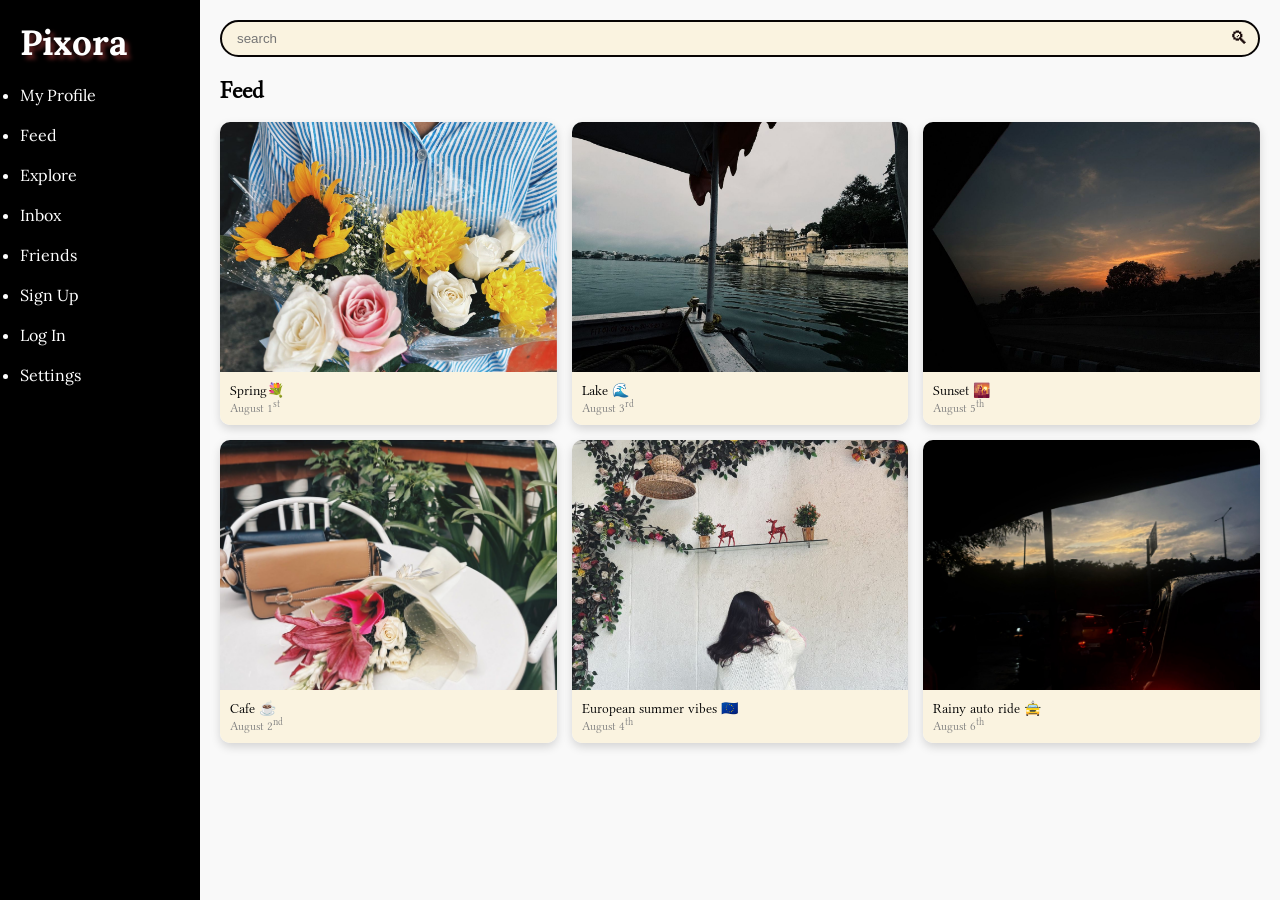
<file: index.html>
<!DOCTYPE html>
<html lang="en">
<head>
  <meta charset="UTF-8">
  <meta name="viewport" content="width=device-width, initial-scale=1.0">
  <title>Pixora</title>
  <link href="https://fonts.googleapis.com/css2?family=Lora:ital,wght@0,400..700;1,400..700&display=swap" rel="stylesheet">
  <link href="https://fonts.googleapis.com/css2?family=Libertinus+Serif+Display&family=Press+Start+2P&display=swap" rel="stylesheet">
  <style>
    * {
      margin: 0;
      padding: 0;
      box-sizing: border-box;
    }

    body {
      background-color: rgb(232, 188, 140);
      color: rgb(0, 0, 0);
      font-family: "Libertinus Serif Display", sans-serif;
    }

    .searchprofile {
      display: flex;
      align-items: center;
      border: 2px solid #070404;
      border-radius: 20px;
      padding: 4px 10px;
      background: #FAF3E0;
      margin-bottom: 20px;
    }

    .searchprofile input {
      border: none;
      outline: none;
      padding: 5px;
      background: #FAF3E0;
      color: #160606;
      flex: 1;
    }

    button {
      border: none;
      outline: none;
      background: #FAF3E0;
      color: #160606;
      cursor: pointer;
      margin-left: 5px;
      font-size: 18px;
    }

    .logo {
      margin: 0;
      font-size: 35px;
      text-shadow: 4px 4px 4px rgb(93, 33, 33);
    }

    header {
      display: flex;
      justify-content: space-between;
      align-items: center;
      padding: 10px 20px;
    }

    .container {
      display: flex;
      height: 100vh;
    }

    .sidebar {
      background: black;
      color: white;
      font-family: "Lora", sans-serif;
      width: 200px;
      height: 100vh;
      padding: 20px;
      display: flex;
      flex-direction: column;
    }

    .sidebar a{
      color: white;
      text-decoration: none;
      margin: 10px 0;
      transition: 0.2s;
    }
    .sidebar a:visited{
        color:#f9f9f9;

    }

    .sidebar a:hover {
      color: hotpink;
    }

    /* Main content */
    .content {
      flex: 1;
      padding: 20px;
      background: #f9f9f9;
      overflow-y: auto;
    }

    /* Masonry grid */
    .grid {
      column-count: 3;
      column-gap: 15px;
    }

    .grid figure {
      background: #fff;
      margin: 0 0 15px;
      border-radius: 10px;
      box-shadow: 0 4px 10px rgba(0, 0, 0, 0.15);
      overflow: hidden;
      break-inside: avoid;
      transition: transform 0.2s;
    }

    .grid figure:hover {
      transform: translateY(-5px);
    }

    .grid img {
      width: 100%;
      max-height: 250px;
      object-fit: cover;
      display: block;
    }

    .grid figcaption {
      padding: 10px;
      font-size: 14px;
      background: #FAF3E0;
    }

    .grid small {
      color: gray;
    }
  </style>
</head>
<body>
  <div class="container">
    <aside class="sidebar">
      <h1 class="logo">Pixora</h1>
      <br>
      <nav>
        <ul>
          <li><a href="#myprofile">My Profile</a></li>
          <br>
          <li><a href="#feed">Feed</a></li>
          <br>
          <li><a href="#explore">Explore</a></li>
          <br>
          <li><a href="#inbox">Inbox</a></li>
          <br>
          <li><a href="#friends">Friends</a></li>
          <br>
          <li><a href="#signup">Sign Up</a></li>
          <br>
          <li><a href="#login">Log In </a></li>
          <br>
          <li><a href="#settings">Settings</a></li>
        </ul>
      </nav>
    </aside>

    <main class="content">
      <div class="searchprofile">
        <input type="text" placeholder="search">
        <button>🔍︎</button>
      </div>

      <h2>Feed</h2>
      <br>
      <div class="grid">
        <figure>
          <img src="image1.jpg" alt="image1">
          <figcaption>
            Spring💐 <br>
            <small>August 1<sup>st</sup></small>
          </figcaption>
        </figure>

        <figure>
          <img src="image2.jpg" alt="image2">
          <figcaption>
            Cafe ☕ <br>
            <small>August 2<sup>nd</sup></small>
          </figcaption>
        </figure>

        <figure>
          <img src="image3.jpg" alt="image3">
          <figcaption>
            Lake 🌊 <br>
            <small>August 3<sup>rd</sup></small>
          </figcaption>
        </figure>

        <figure>
          <img src="image4.jpg" alt="image4">
          <figcaption>
            European summer vibes 🇪🇺 <br>
            <small>August 4<sup>th</sup></small>
          </figcaption>
        </figure>

        <figure>
          <img src="image5.jpg" alt="image5">
          <figcaption>
            Sunset 🌇 <br>
            <small>August 5<sup>th</sup></small>
          </figcaption>
        </figure>

        <figure>
          <img src="image6.jpg" alt="image6">
          <figcaption>
            Rainy auto ride 🚖 <br>
            <small>August 6<sup>th</sup></small>
          </figcaption>
        </figure>
      </div>
    </main>
  </div>
</body>
</html>
</file>
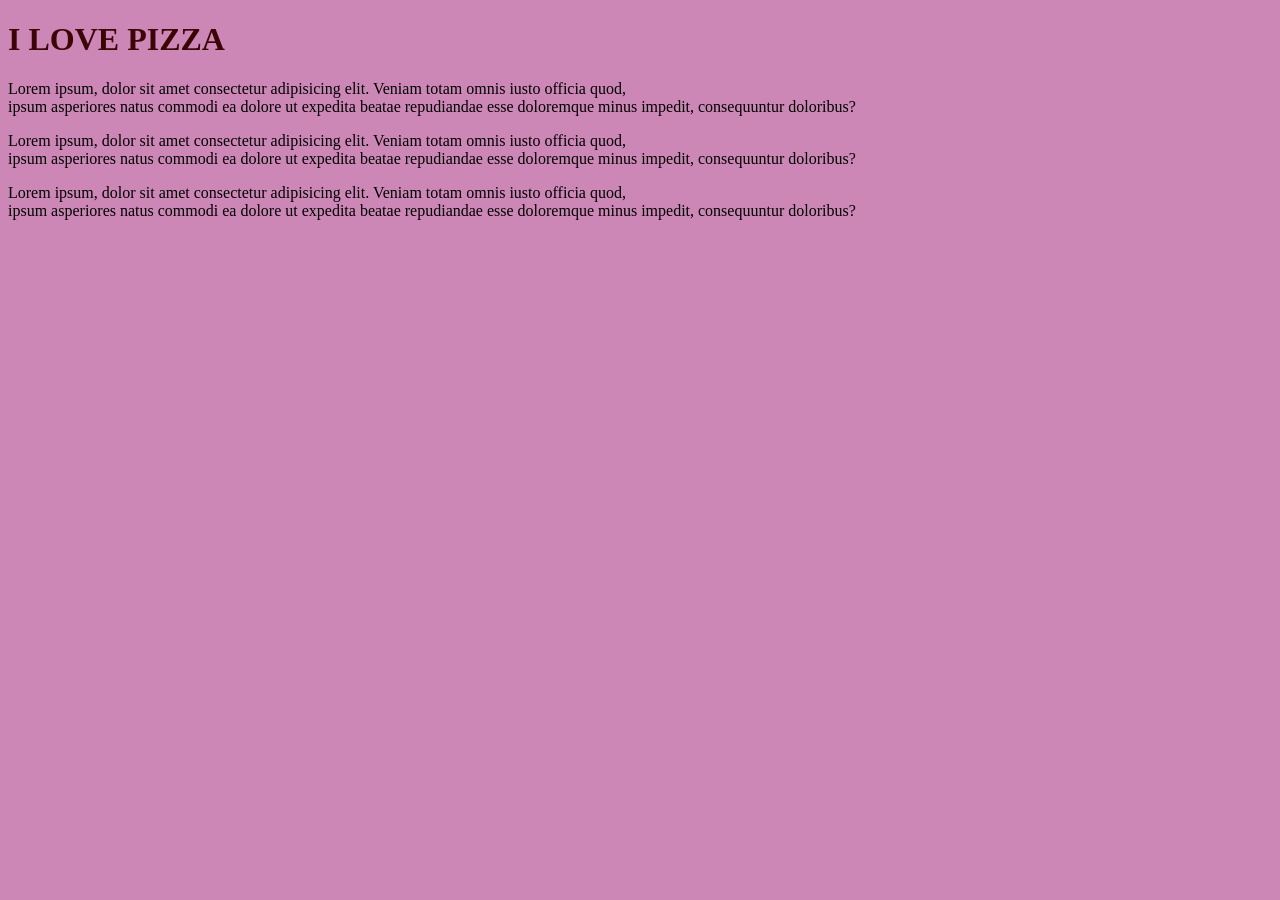
<file: cssbeginner.html>
<!DOCTYPE html>
<html lang="en">
<head>
  <meta charset="UTF-8">
  <meta name="viewport" content="width=device-width, initial-scale=1.0">
  <title>Document</title>
</head>
<body style="background-color:rgb(205, 135, 183);" style="font:caption;">
  <h1 style="color: rgb(59, 5, 5); font-size:xx-large;">I LOVE PIZZA</h1>
  <P>Lorem ipsum, dolor sit amet consectetur adipisicing elit. Veniam totam omnis iusto officia quod,<br>
     ipsum asperiores natus commodi ea dolore ut expedita beatae repudiandae esse doloremque minus impedit, consequuntur doloribus?</P>
  <P>Lorem ipsum, dolor sit amet consectetur adipisicing elit. Veniam totam omnis iusto officia quod,<br>
     ipsum asperiores natus commodi ea dolore ut expedita beatae repudiandae esse doloremque minus impedit, consequuntur doloribus?</P>
  <P>Lorem ipsum, dolor sit amet consectetur adipisicing elit. Veniam totam omnis iusto officia quod,<br>
     ipsum asperiores natus commodi ea dolore ut expedita beatae repudiandae esse doloremque minus impedit, consequuntur doloribus?</P>
</body>
</html>
</file>
